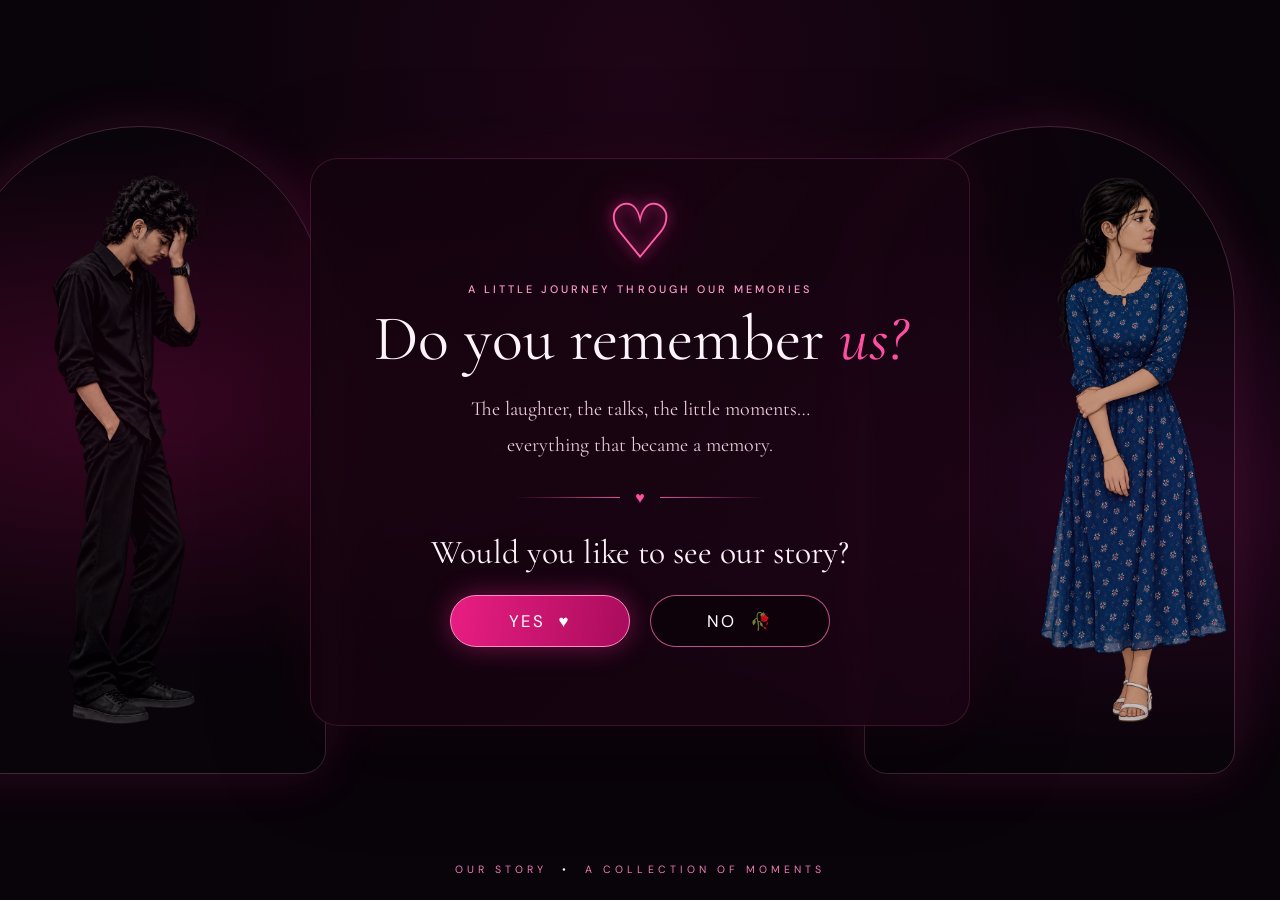
<file: index.html>
<!DOCTYPE html>
<html lang="en">
<head>
  <meta charset="UTF-8" />
  <meta name="viewport" content="width=device-width, initial-scale=1.0" />
  <meta name="theme-color" content="#10030d" />
  <title>Our Story</title>
  <link rel="stylesheet" href="style.css" />
</head>
<body>
  <div class="ambient" aria-hidden="true"></div>
  <div class="particles" id="particles" aria-hidden="true"></div>

  <main>
    <!-- PAGE 1: Opening -->
    <section class="page active opening" id="page1" aria-label="Opening page">
      <img class="side-photo left-photo" src="photos/me3.png" alt="Your photo" />
      <img class="side-photo right-photo" src="photos/me1.png" alt="Her photo" />

      <div class="center-content">
        <div class="glow-heart" aria-hidden="true">♡</div>
        <p class="eyebrow">A little journey through our memories</p>
        <h1>Do you remember <em>us?</em></h1>
        <p class="intro-copy">The laughter, the talks, the little moments…<br />everything that became a memory.</p>
        <div class="ornament"><span></span> ♥ <span></span></div>
        <h2 class="question">Would you like to see our story?</h2>
        <div class="actions">
          <a href="index2.html"><button class="choice yes">YES <span>♥</span></button></a>
           <a href="index5.html"><button class="choice no">NO <span>🥀</span></button></a>
        </div>
        <p class="response" id="page1Response" aria-live="polite"></p>
      </div>
      <div class="bottom-caption">OUR STORY <i>•</i> A COLLECTION OF MOMENTS</div>
    </section>

  </main>

  <script src="script.js"></script>
</body>
</html>
</file>
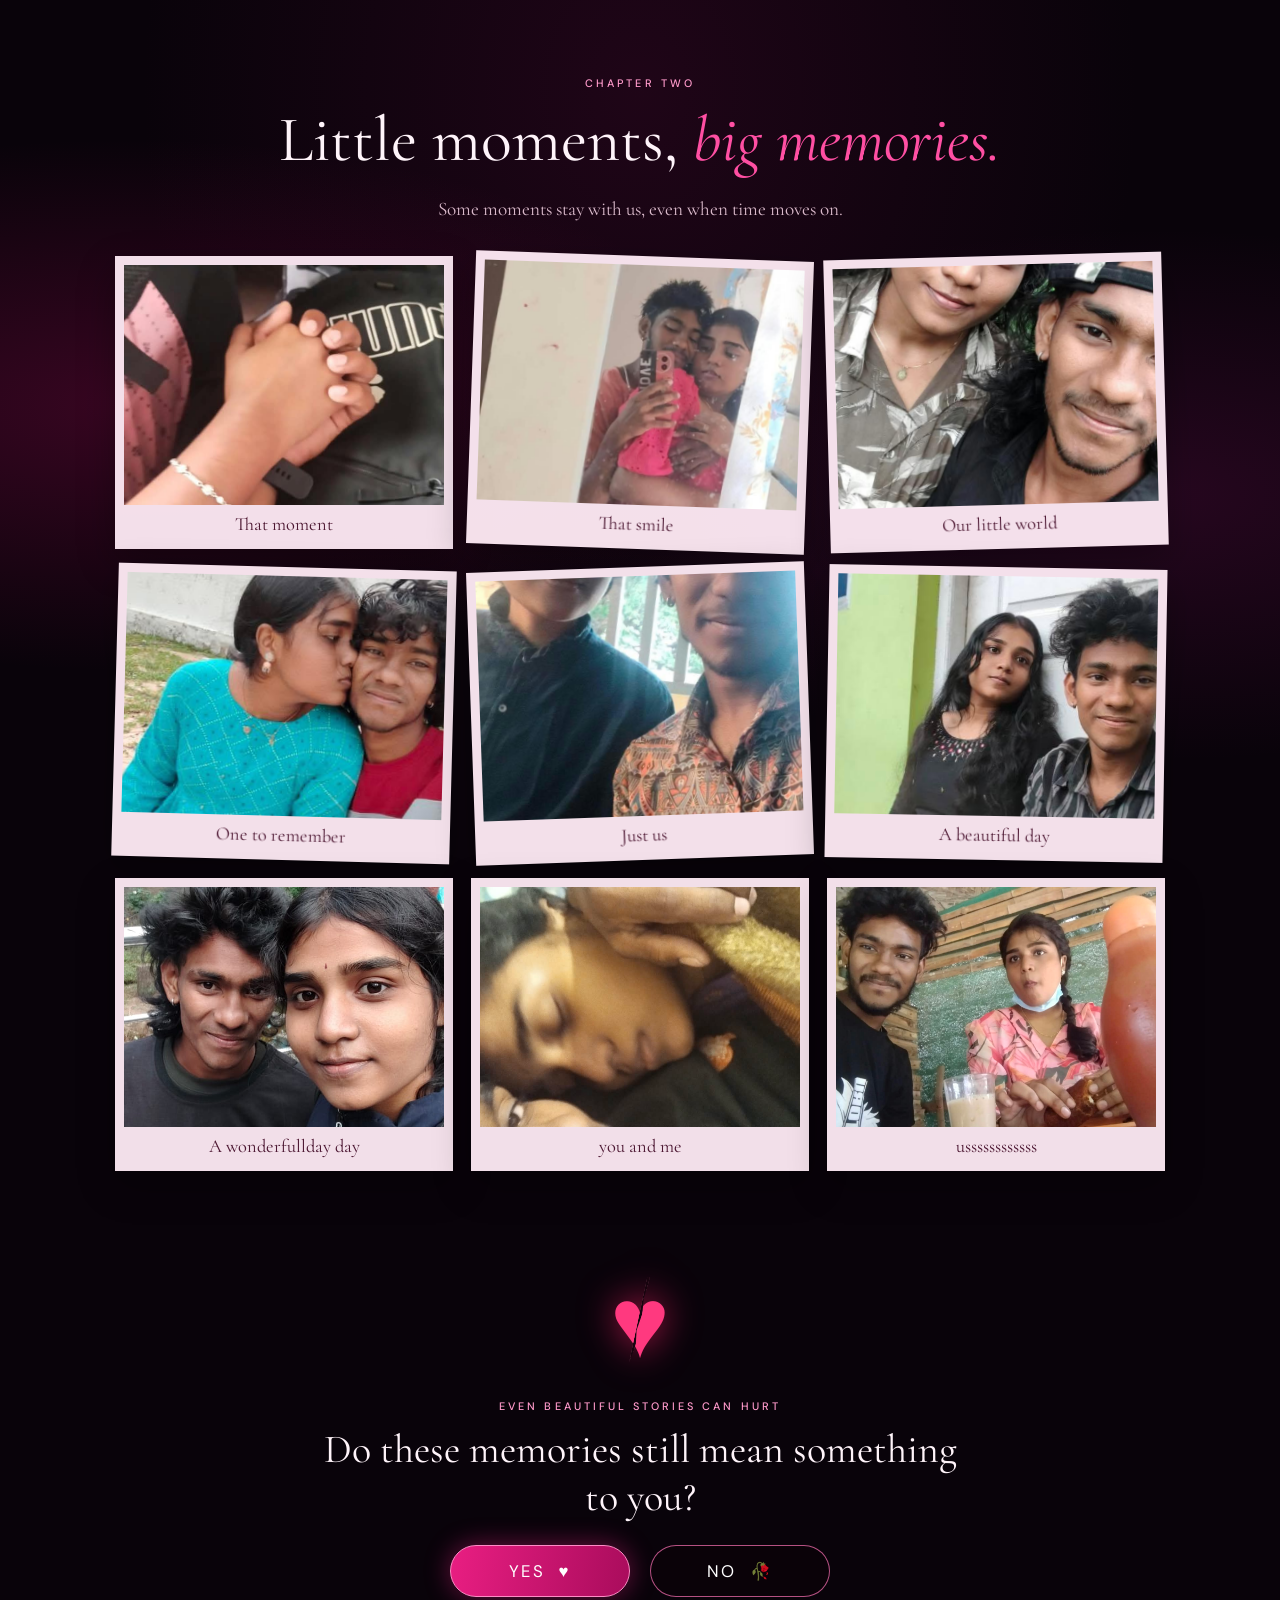
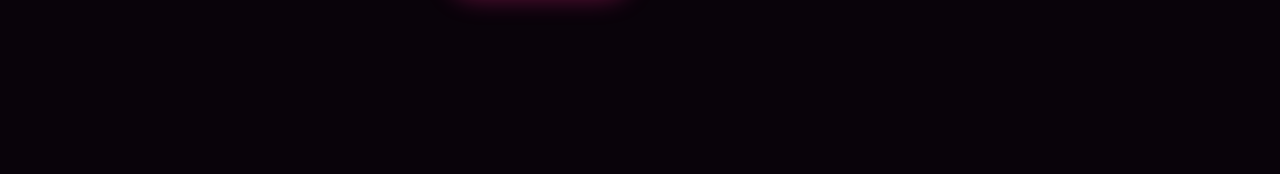
<file: index2.html>
<!DOCTYPE html>
<html lang="en">
<head>
  <meta charset="UTF-8" />
  <meta name="viewport" content="width=device-width, initial-scale=1.0" />
  <meta name="theme-color" content="#10030d" />
  <title>Our Story</title>
  <link rel="stylesheet" href="style.css" />
</head>
<body>
  <div class="ambient" aria-hidden="true"></div>
  <div class="particles" id="particles" aria-hidden="true"></div>

  <main>
    <section class="page memories" id="page2" aria-label="Our memories">
      <div class="section-heading">
        <p class="eyebrow">Chapter two</p>
        <h1>Little moments, <em>big memories.</em></h1>
        <p>Some moments stay with us, even when time moves on.</p>
      </div>

      <div class="gallery" aria-label="Photo memories">
        <figure class="memory-card card-one"><img src="photos/p1.jpeg" alt="A memory together" /><figcaption>That moment</figcaption></figure>
        <figure class="memory-card card-two"><img src="photos/p2.jpeg" alt="A memory together" /><figcaption>That smile</figcaption></figure>
        <figure class="memory-card card-three"><img src="photos/p3.jpeg" alt="A memory together" /><figcaption>Our little world</figcaption></figure>
        <figure class="memory-card card-four"><img src="photos/p4.jpeg" alt="A memory together" /><figcaption>One to remember</figcaption></figure>
        <figure class="memory-card card-five"><img src="photos/p5.jpeg" alt="A memory together" /><figcaption>Just us</figcaption></figure>
        <figure class="memory-card card-six"><img src="photos/p6.jpeg" alt="A memory together" /><figcaption>A beautiful day</figcaption></figure>
        <figure class="memory-card card-six"><img src="photos/p7.jpeg" alt="A memory together" /><figcaption>A wonderfullday day</figcaption></figure>
        <figure class="memory-card card-six"><img src="photos/p8.jpeg" alt="A memory together" /><figcaption>you and me</figcaption></figure>
        <figure class="memory-card card-six"><img src="photos/p10.jpeg" alt="A memory together" /><figcaption>ussssssssssss</figcaption></figure>
      </div>

      <div class="heart-scene">
        <div class="broken-heart" aria-hidden="true"><span>♥</span><i></i></div>
        <p class="eyebrow">Even beautiful stories can hurt</p>
        <h2 id="memoryQuestion">Do these memories still mean something to you?</h2>
        <div class="actions">
         <a href="index4.html"> <button class="choice yes" id="page2Yes">YES <span>♥</span></button></a>
           <a href="index5.html"><button class="choice no" id="page2No">NO <span>🥀</span></button></a>
        </div>
        <p class="response" id="page2Response" aria-live="polite"></p>
      </div>
    </section>
  </main>

  <script src="script.js"></script>
</body>
</html>
</file>
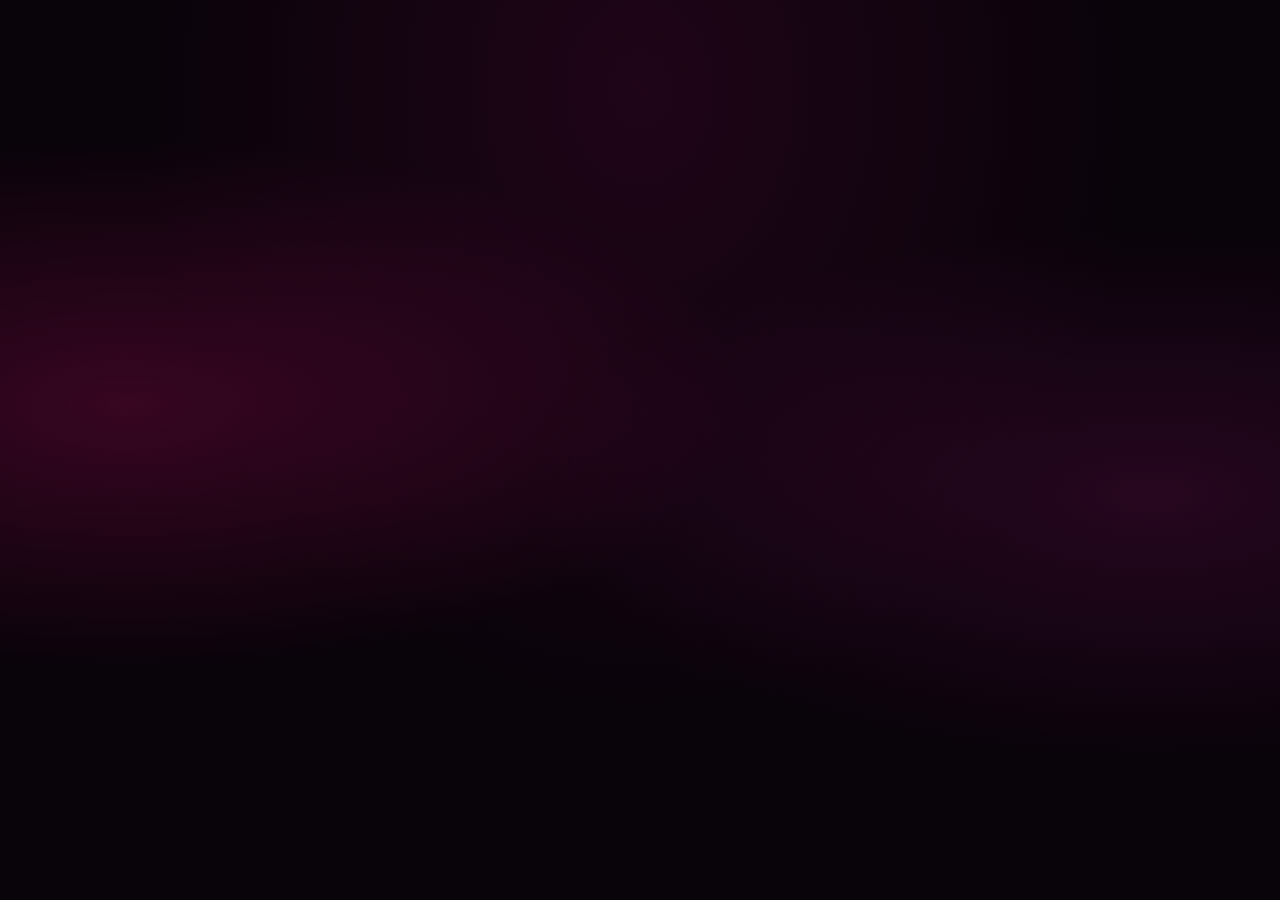
<file: index3.html>
<!DOCTYPE html>
<html lang="en">
<head>
  <meta charset="UTF-8" />
  <meta name="viewport" content="width=device-width, initial-scale=1.0" />
  <meta name="theme-color" content="#10030d" />
  <title>Our Story</title>
  <link rel="stylesheet" href="style.css" />
</head>
<body>
  <div class="ambient" aria-hidden="true"></div>
  <div class="particles" id="particles" aria-hidden="true"></div>
<main>

  </main>

  <script src="script.js"></script>
</body>
</html>
</file>
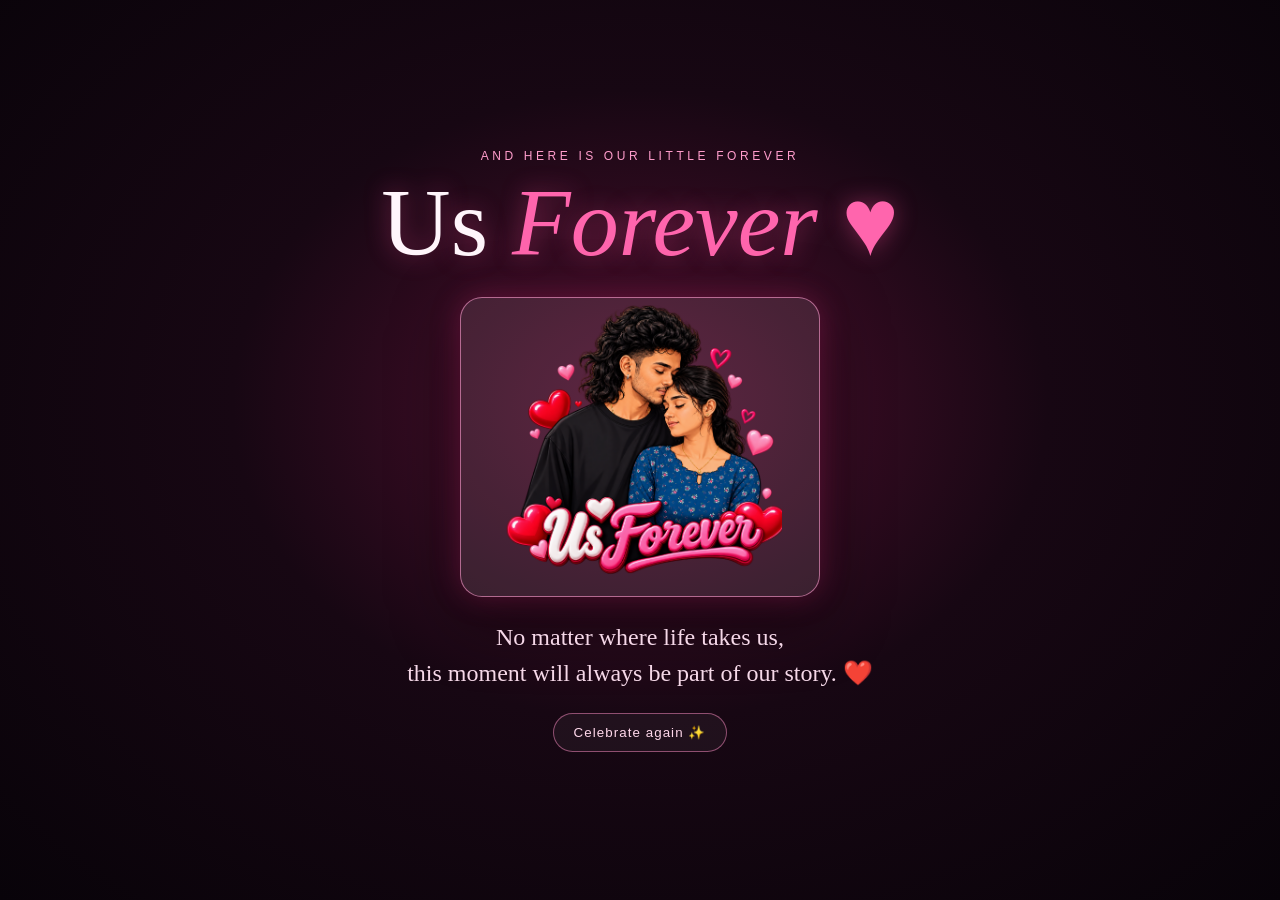
<file: index4.html>
<!DOCTYPE html>
<html lang="en">
<head>
<meta charset="UTF-8">
<meta name="viewport" content="width=device-width, initial-scale=1">
<title>Us Forever ❤️</title>
<style>
*{box-sizing:border-box}body{margin:0;min-height:100vh;overflow:hidden;display:grid;place-items:center;background:radial-gradient(ellipse at 50% 45%,#50102f 0%,#170713 45%,#080309 100%);color:#fff5fb;font-family:Georgia,serif}
.page{min-height:100vh;width:min(100%,850px);padding:32px 18px;display:flex;flex-direction:column;align-items:center;justify-content:center;text-align:center;position:relative;z-index:2}
.kicker{color:#ff9dcc;text-transform:uppercase;letter-spacing:.3em;font:12px Arial,sans-serif;margin:0 0 12px;animation:up 1s both}
h1{font-size:clamp(3.2rem,9vw,6rem);font-weight:400;line-height:1;margin:0 0 26px;text-shadow:0 0 25px #ff4f9a66;animation:up 1.2s .1s both}
h1 em{color:#ff65ad}.heart{color:#ff65ad;display:inline-block;animation:beat 1.4s infinite}
.frame{width:360px;height:300px;min-height:230px;padding:7px;border:1px solid #ff9bcf99;border-radius:22px;background:#ffffff18;box-shadow:0 0 30px #ff319044,0 20px 65px #0008;animation:zoom 1.2s .25s both}
.frame img{width:80%;height:100%;margin-left:0.5em;:block;object-fit:cover;border-radius:15px}
.message{margin:22px 0 0;color:#f5d8e8;font-size:clamp(1.1rem,3vw,1.5rem);line-height:1.5;animation:up 1.2s .5s both}
button{margin-top:22px;padding:11px 20px;border:1px solid #ff8ec580;border-radius:30px;background:#ffffff0b;color:#ffd8eb;cursor:pointer;letter-spacing:.08em}
#confetti{position:fixed;inset:0;overflow:hidden;pointer-events:none;z-index:5}
.piece{position:absolute;top:-22px;left:var(--x);width:var(--w);height:var(--h);background:var(--c);border-radius:2px;animation:fall var(--d) var(--delay) linear forwards}
@keyframes fall{to{transform:translate3d(var(--drift),110vh,0) rotate(900deg);opacity:.1}}
@keyframes up{from{opacity:0;transform:translateY(18px)}to{opacity:1;transform:translateY(0)}}
@keyframes zoom{from{opacity:0;transform:scale(.88)}to{opacity:1;transform:scale(1)}}
@keyframes beat{15%{transform:scale(1.2)}30%,100%{transform:scale(1)}}
@media(max-height:650px){.frame{height:40vh;min-height:180px}h1{margin-bottom:14px}.message{margin-top:12px}}
@media(prefers-reduced-motion:reduce){*{animation-duration:.01ms!important;animation-iteration-count:1!important}}
</style>
</head>
<body>
<div id="confetti" aria-hidden="true"></div>
<main class="page">
  <p class="kicker">And here is our little forever</p>
  <h1>Us <em>Forever</em> <span class="heart">♥</span></h1>
  <div class="frame">
    <!-- Put your final couple photo at photos/final-photo.jpg -->
    <img src="photos/us.png" alt="Our favourite photo together">
  </div>
  <p class="message">No matter where life takes us,<br>this moment will always be part of our story. ❤️</p>
  <button id="again" type="button">Celebrate again ✨</button>
</main>
<script>
const layer=document.getElementById("confetti");
const colors=["#ff4f9a","#ffd166","#ffffff","#b88cff","#ff8fab","#8be9fd"];
function celebrate(){
  layer.replaceChildren();
  for(let i=0;i<150;i++){
    const p=document.createElement("span");
    p.className="piece";
    p.style.setProperty("--x",Math.random()*100+"vw");
    p.style.setProperty("--w",5+Math.random()*7+"px");
    p.style.setProperty("--h",8+Math.random()*10+"px");
    p.style.setProperty("--c",colors[Math.floor(Math.random()*colors.length)]);
    p.style.setProperty("--d",3.5+Math.random()*4+"s");
    p.style.setProperty("--delay",Math.random()*1.8+"s");
    p.style.setProperty("--drift",(Math.random()*180-90)+"px");
    layer.appendChild(p);
  }
  setTimeout(()=>layer.replaceChildren(),8500);
}
document.getElementById("again").addEventListener("click",celebrate);
celebrate();
</script>
</body>
</html>
</file>
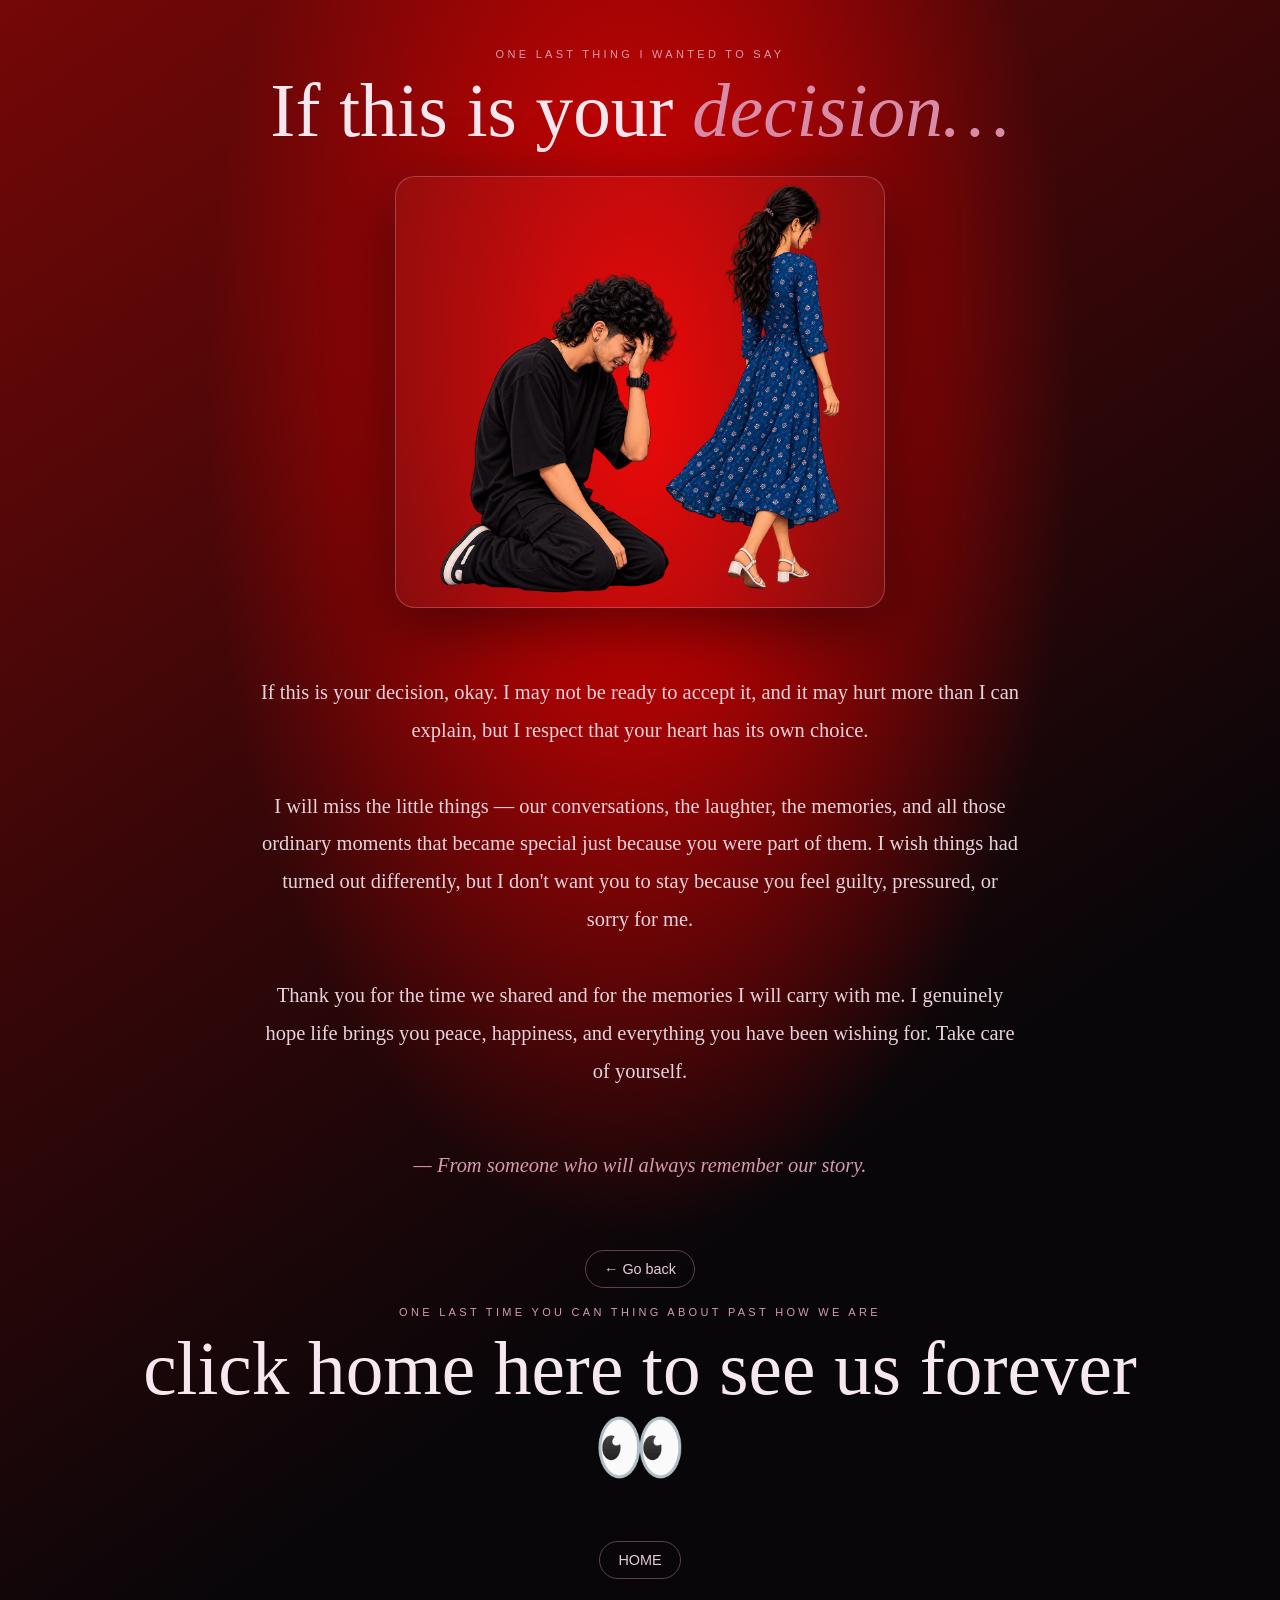
<file: index5.html>
<!DOCTYPE html>
<html lang="en">
<head>
<meta charset="UTF-8">
<meta name="viewport" content="width=device-width, initial-scale=1.0">
<meta name="theme-color" content="#09060b">
<title>If This Is Your Decision</title>
<style>
  * { box-sizing: border-box; }
  body {
    margin: 0; min-height: 100vh; color: #f8edf3;
    background:
      radial-gradient(ellipse at 50% 25%, rgba(245, 1, 1, 0.966), transparent 48%),
      linear-gradient(145deg, #750707, #080609 70%);
    font-family: Georgia, "Times New Roman", serif;
  }
  .page {
    min-height: 100vh; width: min(100%, 1050px); margin: auto;
    padding: 48px 22px; display: flex; flex-direction: column;
    align-items: center; justify-content: center; text-align: center;
  }
  .eyebrow {
    margin: 0 0 12px; color: #d99aae; font: 11px Arial, sans-serif;
    letter-spacing: .3em; text-transform: uppercase;
    animation: rise 1s both;
  }
  h1 {
    margin: 0 0 25px; font-size: clamp(2.4rem, 7vw, 4.7rem);
    font-weight: 400; line-height: 1.05; color: #f7e7ee;
    animation: rise 1.1s .12s both;
  }
  h1 em { color: #d98ca7; }
  .image-frame {
    width: min(490px, 82vw); height: min(48vh, 450px);
    min-height: 240px; padding: 8px; border-radius: 20px;
    border: 1px solid rgba(219, 151, 174, .35);
    background: rgba(255,255,255,.035);
    box-shadow: 0 18px 65px rgba(0,0,0,.55), 0 0 28px rgba(173,75,111,.12);
    animation: fadeIn 1.3s .2s both;
  }
  .image-frame img {
    width: 100%; height: 100%; display: block; object-fit: contain;
    border-radius: 13px;
  }
  .letter {
    width: min(760px, 100%); margin: 28px auto 0;
    color: #e6d3dc; font-size: clamp(1.08rem, 2.4vw, 1.28rem);
    line-height: 1.85; white-space: pre-line;
    animation: rise 1.3s .4s both;
  }
  .signature { color: #d99aae; font-style: italic; margin-top: 18px; }
  .back {
    margin-top: 28px; padding: 10px 18px; border-radius: 30px;
    border: 1px solid rgba(219,151,174,.4); background: transparent;
    color: #e9cbd6; cursor: pointer; font-size: .9rem;
  }
  .back:hover { background: rgba(219,151,174,.1); }
  @keyframes rise { from { opacity: 0; transform: translateY(18px); } to { opacity: 1; transform: translateY(0); } }
  @keyframes fadeIn { from { opacity: 0; } to { opacity: 1; } }
  @media (max-height: 650px) {
    .page { padding: 22px 18px; }
    .image-frame { height: 38vh; min-height: 170px; }
    .letter { margin-top: 18px; line-height: 1.6; }
  }
  @media (prefers-reduced-motion: reduce) {
    *, *::before, *::after { animation-duration: .01ms !important; animation-iteration-count: 1 !important; }
  }
</style>
</head>
<body>
<main class="page">
  <p class="eyebrow">One last thing I wanted to say</p>
  <h1>If this is your <em>decision…</em></h1>

  <div class="image-frame">
    <!-- Add your crying-boy illustration here using this exact filename. -->
    <img src="photos/cry.png" alt="A boy quietly crying as the girl walks away">
  </div>

  <div class="letter">
    If this is your decision, okay. I may not be ready to accept it, and it may hurt more than I can explain, but I respect that your heart has its own choice.

    I will miss the little things — our conversations, the laughter, the memories, and all those ordinary moments that became special just because you were part of them. I wish things had turned out differently, but I don't want you to stay because you feel guilty, pressured, or sorry for me.

    Thank you for the time we shared and for the memories I will carry with me. I genuinely hope life brings you peace, happiness, and everything you have been wishing for. Take care of yourself.

    <div class="signature">— From someone who will always remember our story.</div>
  </div>

  <button class="back" type="button" onclick="history.back()">← Go back</button><br>

  <p class="eyebrow">One last time you can thing about past  how we are</p>
  <h1>click home here to see us forever👀</h1>
   <a href="index.html"><button class="back" type="button">HOME</button></a>
</main>
</body>
</html>
</file>
<file: style.css>
@import url('https://fonts.googleapis.com/css2?family=Cormorant+Garamond:ital,wght@0,400;0,500;0,600;1,400;1,500&family=DM+Sans:wght@300;400;500&display=swap');

:root {
  --pink: #ff4fa3;
  --pink-soft: #ff9acb;
  --wine: #2b071b;
  --ink: #09030a;
  --white: #fff4fa;
}

* { box-sizing: border-box; }
html, body { margin: 0; min-height: 100%; background: var(--ink); color: var(--white); }
body { font-family: "DM Sans", sans-serif; overflow-x: hidden; }
button { font: inherit; }

.ambient {
  position: fixed; inset: 0; z-index: 0; pointer-events: none;
  background:
    radial-gradient(ellipse at 10% 45%, rgba(177, 13, 93, .28), transparent 38%),
    radial-gradient(ellipse at 90% 55%, rgba(135, 18, 100, .23), transparent 38%),
    radial-gradient(ellipse at 50% 10%, rgba(72, 9, 48, .35), transparent 55%),
    #09030a;
}
.particles { position: fixed; inset: 0; pointer-events: none; z-index: 1; overflow: hidden; }
.particle {
  position: absolute; bottom: -20px; color: rgba(255, 91, 168, .72);
  animation: floatUp linear infinite; text-shadow: 0 0 12px #ff2d91;
}
@keyframes floatUp { to { transform: translateY(-110vh) translateX(35px) rotate(35deg); opacity: 0; } }

main { position: relative; z-index: 2; }
.page {
  display: none; position: relative; min-height: 100svh; width: 100%;
  padding: 54px 24px 70px; overflow: hidden;
}
.page.active { display: flex; animation: pageIn .9s ease both; }
@keyframes pageIn { from { opacity: 0; transform: translateY(14px); } to { opacity: 1; transform: translateY(0); } }

.opening { align-items: center; justify-content: center; isolation: isolate; }
.side-photo {
  position: absolute; z-index: -1; top: 50%; transform: translateY(-50%);
  width: min(29vw, 390px); height: min(72vh, 910px); object-fit:contain;
  border-radius: 190px 190px 24px 24px; opacity: .76;
  filter: saturate(.78) contrast(1.05);
  box-shadow: 0 0 55px rgba(255, 40, 145, .22);
  border: 1px solid rgba(255, 153, 207, .3);
}
.left-photo { left: -3.5%; }
.right-photo { right: 3.5%; }
.center-content {
  width: min(660px, 100%); text-align: center; padding: 36px 26px;
  border-radius: 28px;
  background: linear-gradient(135deg, rgba(18, 3, 13, .86), rgba(29, 4, 21, .70));
  border: 1px solid rgba(255, 106, 177, .17);
  box-shadow: 0 20px 100px rgba(0,0,0,.42), 0 0 55px rgba(255, 45, 145, .08);
  backdrop-filter: blur(8px);
}
.glow-heart { font-size: 76px; line-height: 1; color: #ff5eaa; text-shadow: 0 0 12px #ff2d91, 0 0 35px #ff2d91; animation: heartbeat 2s infinite; }
@keyframes heartbeat { 0%,100% { transform: scale(1); } 8% { transform: scale(1.12); } 16% { transform: scale(1); } 24% { transform: scale(1.08); } }
.eyebrow { text-transform: uppercase; letter-spacing: .28em; color: var(--pink-soft); font-size: .68rem; font-weight: 500; }
h1, h2 { font-family: "Cormorant Garamond", Georgia, serif; font-weight: 400; }
.center-content h1 { font-size: clamp(2.7rem, 5vw, 4.7rem); line-height: .98; margin: 12px 0 18px; }
h1 em, h2 em { color: var(--pink); font-weight: 400; }
.intro-copy { color: #e9cbd9; line-height: 1.8; font-family: "Cormorant Garamond", Georgia, serif; font-size: 1.25rem; }
.ornament { display: flex; align-items: center; justify-content: center; gap: 15px; color: var(--pink); margin: 24px auto; }
.ornament span { width: 105px; height: 1px; background: linear-gradient(90deg, transparent, #e94c99); }
.ornament span:last-child { transform: rotate(180deg); }
.question { font-size: clamp(1.5rem, 3vw, 2.1rem); margin: 8px 0 22px; }
.actions { display: flex; justify-content: center; gap: 20px; flex-wrap: wrap; }
.choice {
  min-width: 180px; padding: 14px 28px; border-radius: 50px; cursor: pointer;
  color: white; letter-spacing: .12em; font-size: 1.05rem;
  border: 1px solid rgba(255, 116, 183, .7); background: rgba(12, 2, 9, .65);
  transition: transform .25s, box-shadow .25s, background .25s;
}
.choice span { margin-left: 8px; }
.choice:hover { transform: translateY(-4px); }
.choice.yes { background: linear-gradient(100deg, #e91e82, #a90c5c); border-color: #ff8bc6; box-shadow: 0 0 26px rgba(255, 39, 145, .4); }
.choice.yes:hover { box-shadow: 0 0 38px rgba(255, 39, 145, .7); }
.choice.no:hover { background: rgba(105, 16, 59, .45); }
.response { min-height: 24px; color: #ffc0dc; font-size: .9rem; margin: 18px 0 0; }
.bottom-caption { position: absolute; bottom: 24px; left: 0; right: 0; text-align: center; letter-spacing: .38em; color: #f27bb7; font-size: .66rem; }
.bottom-caption i { color: #fff; padding: 0 8px; font-style: normal; }

.memories { display: block; padding-top: 65px; }
.section-heading { text-align: center; margin: 0 auto 35px; }
.section-heading h1 { font-size: clamp(2.4rem, 5vw, 4rem); margin: 8px 0; }
.section-heading > p:last-child { color: #d9b9ca; font-family: "Cormorant Garamond", serif; font-size: 1.2rem; }
.gallery {
  width: min(1050px, 100%); margin: 0 auto 62px;
  display: grid; grid-template-columns: repeat(3, 1fr); gap: 18px;
}
.memory-card {
  margin: 0; padding: 9px 9px 14px; background: rgba(255, 235, 246, .95);
  color: #4b1631; box-shadow: 0 14px 35px rgba(0,0,0,.3);
  transform: rotate(var(--tilt, 0deg)); transition: transform .35s, box-shadow .35s;
  animation: cardReveal .8s both;
}
.memory-card:nth-child(2) { --tilt: 2deg; animation-delay: .1s; }
.memory-card:nth-child(3) { --tilt: -1.5deg; animation-delay: .2s; }
.memory-card:nth-child(4) { --tilt: 1.5deg; animation-delay: .3s; }
.memory-card:nth-child(5) { --tilt: -2deg; animation-delay: .4s; }
.memory-card:nth-child(6) { --tilt: 1deg; animation-delay: .5s; }
.memory-card:hover { transform: translateY(-8px) rotate(0); box-shadow: 0 20px 45px rgba(255, 42, 145, .18); }
.memory-card img { display: block; width: 100%; aspect-ratio: 4 / 3; object-fit: cover; background: #3a1029; }
.memory-card figcaption { text-align: center; font-family: "Cormorant Garamond", serif; font-size: 1.15rem; padding-top: 8px; }
@keyframes cardReveal { from { opacity: 0; transform: translateY(28px) rotate(var(--tilt)); } to { opacity: 1; transform: translateY(0) rotate(var(--tilt)); } }

.heart-scene { text-align: center; width: min(700px, 100%); margin: 0 auto 30px; padding: 35px 20px; }
.broken-heart { position: relative; display: inline-grid; place-items: center; width: 120px; height: 110px; margin-bottom: 10px; color: #ff397f; font-size: 100px; line-height: 1; filter: drop-shadow(0 0 18px rgba(255, 32, 105, .65)); animation: breakHeart 2.5s 1s both; }
.broken-heart i {
  position: absolute; top: 8px; left: 58px; width: 3px; height: 88px;
  background: #17040e; transform: rotate(12deg); box-shadow: 0 0 5px #ff9abf;
  clip-path: polygon(0 0,100% 0,35% 25%,100% 42%,25% 62%,100% 78%,0 100%);
}
@keyframes breakHeart {
  0%,35% { transform: scale(1); }
  45% { transform: scale(1.18) rotate(-5deg); }
  55% { transform: scale(1.08) rotate(5deg); }
  70% { transform: scale(.95) translateX(-5px); }
  82% { transform: scale(1.04) translateX(5px); }
  100% { transform: scale(1); }
}
.heart-scene h2 { font-size: clamp(1.7rem, 3.5vw, 2.5rem); margin: 12px 0 24px; }

.ending { align-items: center; justify-content: center; flex-direction: column; gap: 22px; }
.ending-image-wrap {
  position: relative; width: min(850px, 92vw); height: min(72vh, 680px);
  min-height: 380px; overflow: hidden; border-radius: 24px;
  border: 1px solid rgba(255, 128, 190, .35);
  box-shadow: 0 0 65px rgba(230, 27, 122, .2);
}
.ending-image { width: 100%; height: 100%; object-fit: cover; display: block; }
.image-shade { position: absolute; inset: 0; background: linear-gradient(0deg, rgba(9,2,8,.88), rgba(9,2,8,.05) 75%); }
.ending-words { position: absolute; inset: auto 20px 11%; text-align: center; }
.ending-words h1 { font-size: clamp(3.4rem, 8vw, 6.8rem); margin: 5px 0; text-shadow: 0 3px 25px #000; }
.ending-note { color: #f4dce8; font-family: "Cormorant Garamond", serif; font-size: 1.25rem; }
.restart { border: 1px solid rgba(255, 126, 187, .6); background: transparent; color: #ffd6e8; border-radius: 30px; padding: 11px 20px; cursor: pointer; }
.restart:hover { background: rgba(255, 68, 157, .15); }

@media (max-width: 760px) {
  .page { padding: 28px 15px 58px; }
  .opening { align-items: center; }
  .side-photo { width: 42vw; height: 35vh; top: 8%; transform: none; opacity: .42; border-radius: 100px 100px 18px 18px; }
  .left-photo { left: -7%; }
  .right-photo { right: -7%; top: 10%; }
  .center-content { margin-top: 15vh; padding: 27px 17px; }
  .glow-heart { font-size: 58px; }
  .intro-copy { font-size: 1.1rem; }
  .choice { min-width: 138px; padding: 12px 18px; }
  .bottom-caption { font-size: .55rem; letter-spacing: .22em; }
  .gallery { grid-template-columns: repeat(2, 1fr); gap: 12px; margin-bottom: 35px; }
  .memory-card { padding: 6px 6px 10px; }
  .memory-card figcaption { font-size: 1rem; }
  .heart-scene { padding: 22px 8px; }
  .ending-image-wrap { min-height: 430px; height: 68vh; }
}
@media (prefers-reduced-motion: reduce) {
  *, *::before, *::after { animation-duration: .01ms !important; animation-iteration-count: 1 !important; scroll-behavior: auto !important; }
}
</file>
